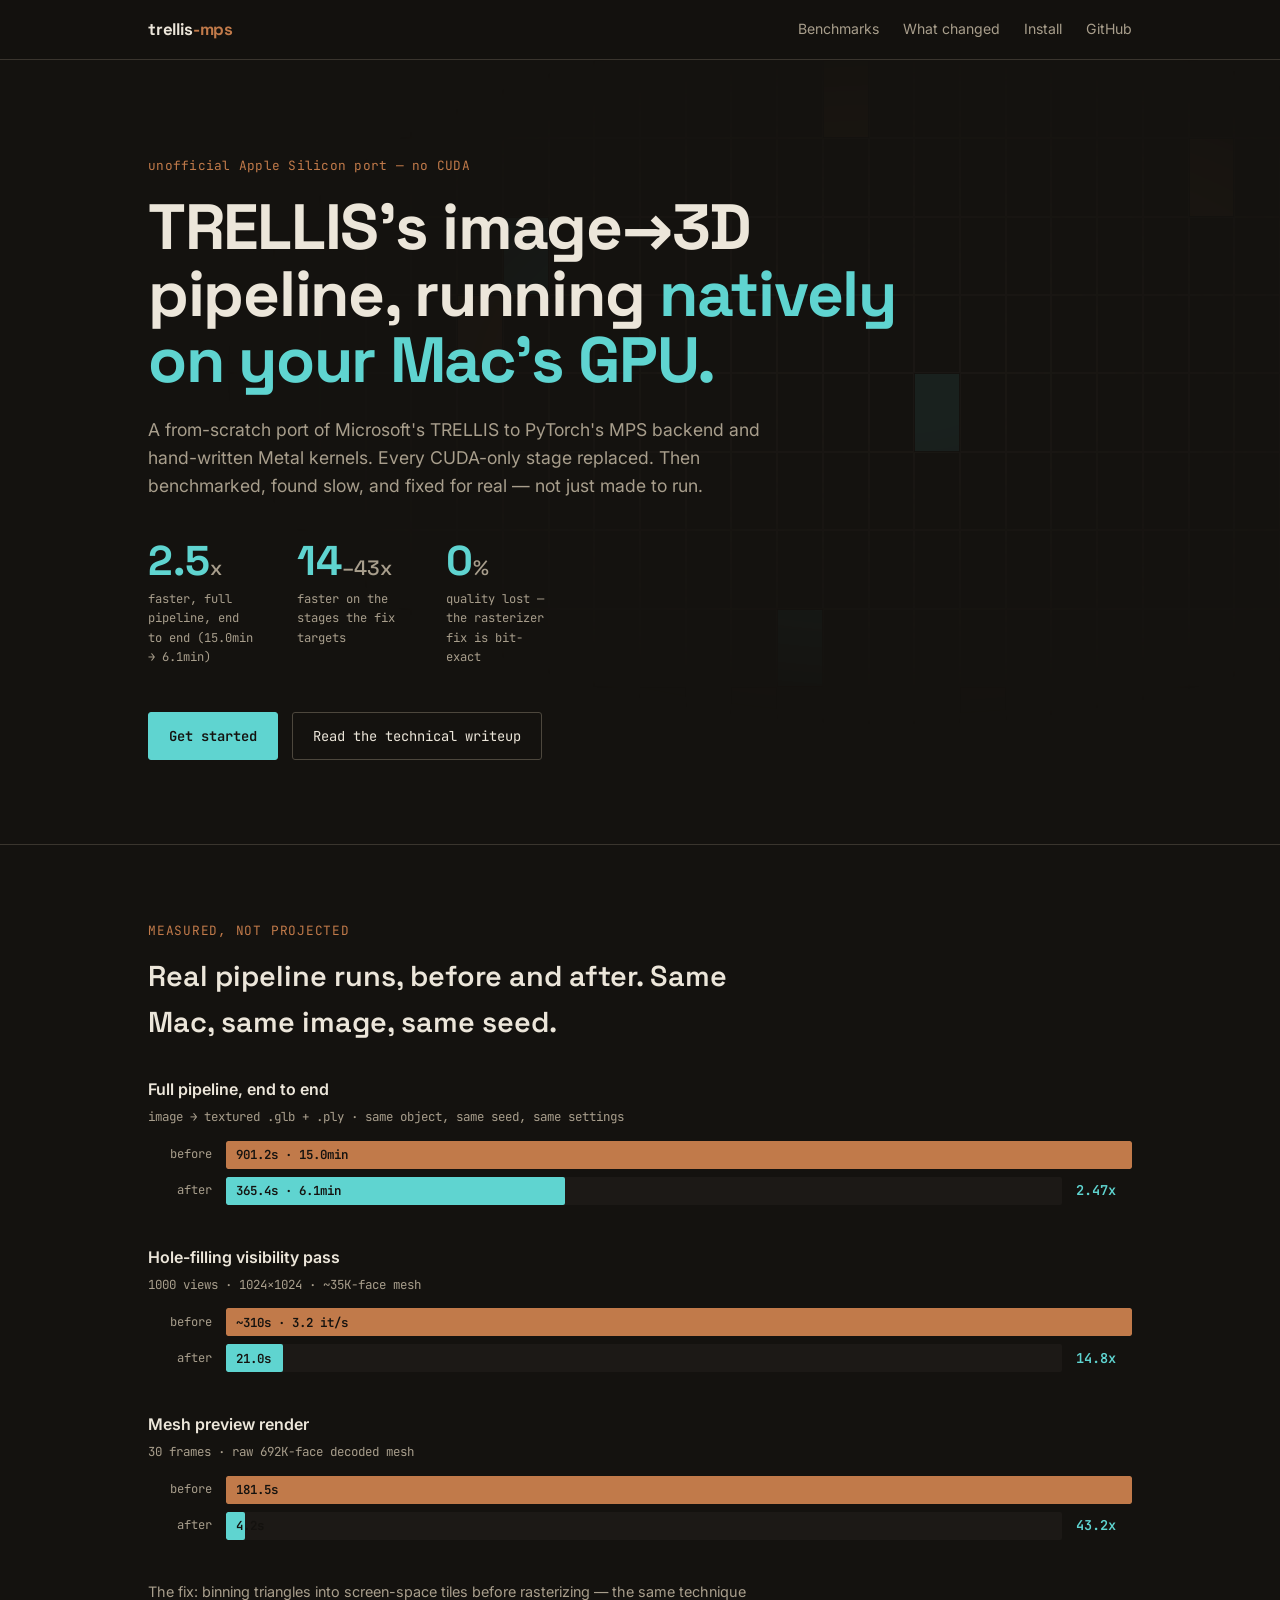
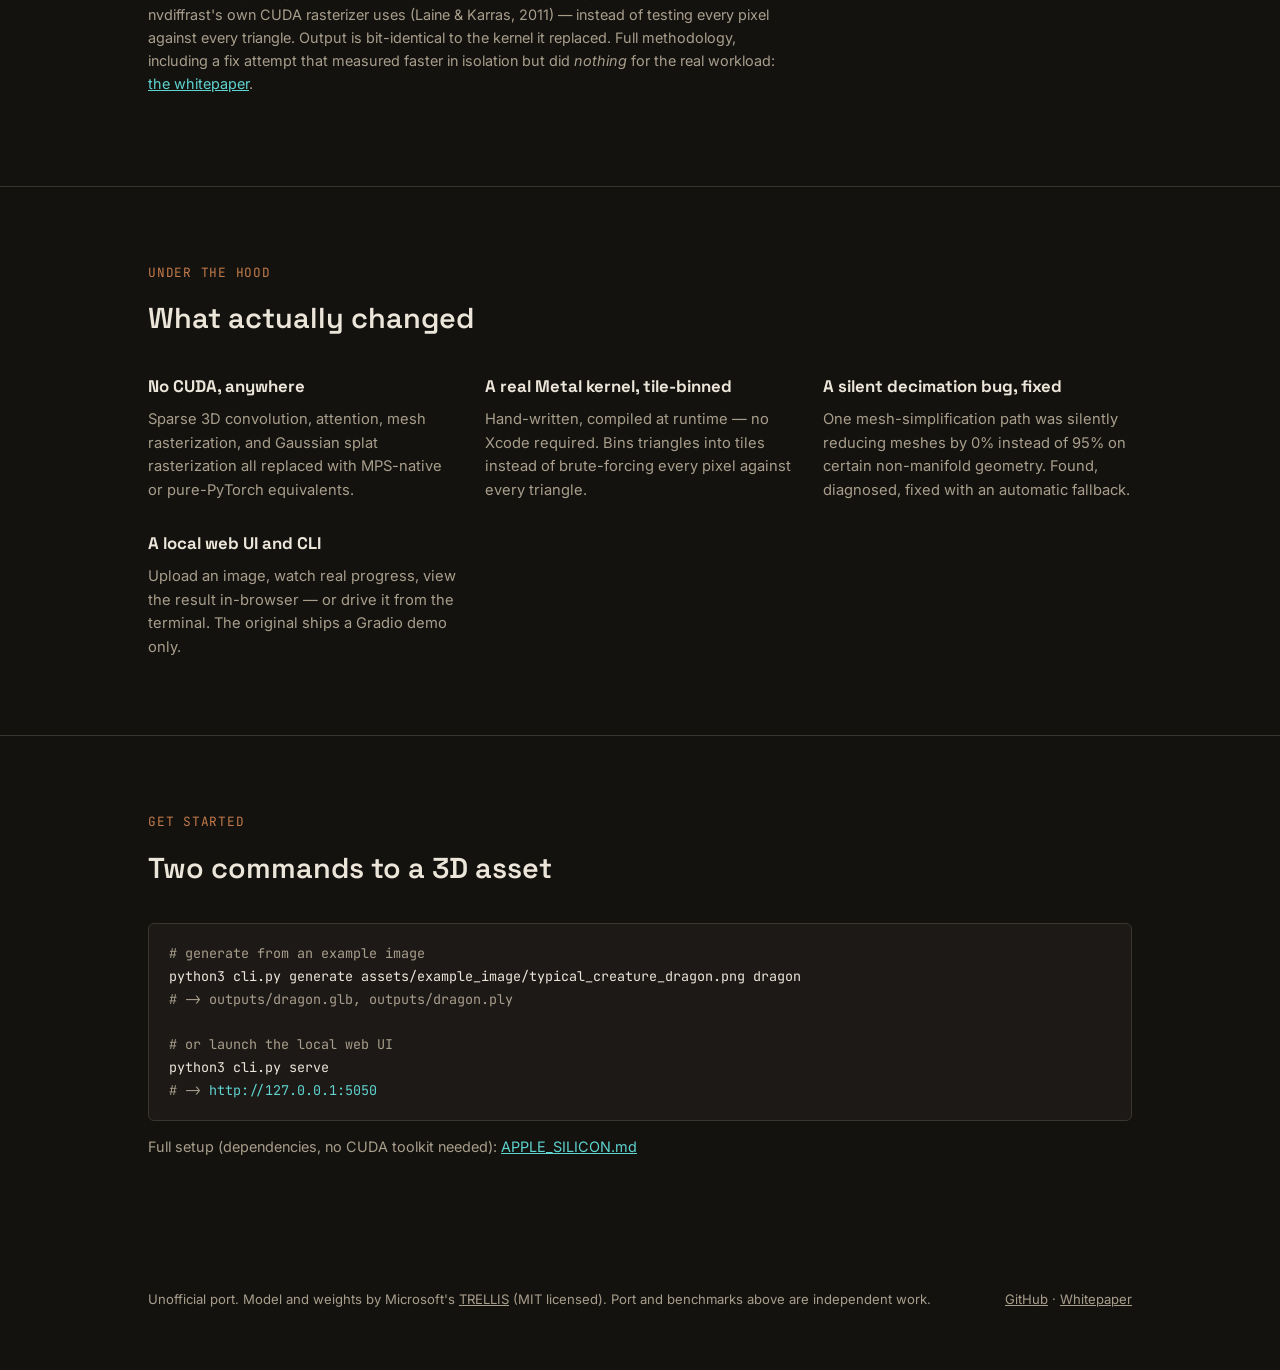
<file: trellis-mac-mps/docs/landing/index.html>
<!doctype html>
<html lang="en">
<head>
<meta charset="utf-8">
<meta name="viewport" content="width=device-width, initial-scale=1">
<title>trellis-mac-mps — TRELLIS on Apple Silicon</title>
<meta name="description" content="An unofficial port of Microsoft's TRELLIS image-to-3D model to run natively on Apple Silicon. No CUDA. Real benchmarks: up to 43x faster after finding and fixing the actual bottleneck.">
<link rel="preconnect" href="https://fonts.googleapis.com">
<link rel="preconnect" href="https://fonts.gstatic.com" crossorigin>
<link href="https://fonts.googleapis.com/css2?family=Space+Grotesk:wght@400;500;600;700&family=Inter:wght@400;500;600&family=JetBrains+Mono:wght@400;500;600&display=swap" rel="stylesheet">
<style>
  :root {
    --graphite-950: #14120f;
    --graphite-900: #1c1916;
    --graphite-850: #211d19;
    --graphite-700: #3a352e;
    --graphite-600: #4d473d;
    --bone: #ece6da;
    --bone-dim: #a89e8c;
    --copper: #c17a4a;
    --copper-dim: #8f5c37;
    --cyan: #5fd4d0;
    --cyan-dim: #3f9a97;
    --font-display: "Space Grotesk", sans-serif;
    --font-body: "Inter", -apple-system, sans-serif;
    --font-mono: "JetBrains Mono", ui-monospace, monospace;
  }

  * { box-sizing: border-box; }
  html { scroll-behavior: smooth; }

  body {
    margin: 0;
    background: var(--graphite-950);
    color: var(--bone);
    font-family: var(--font-body);
    line-height: 1.6;
    -webkit-font-smoothing: antialiased;
  }

  a { color: var(--cyan); }

  .wrap { max-width: 1040px; margin: 0 auto; padding: 0 28px; }

  /* ---------- nav ---------- */
  nav {
    position: sticky; top: 0; z-index: 10;
    background: rgba(20, 18, 15, 0.86);
    backdrop-filter: blur(10px);
    border-bottom: 1px solid var(--graphite-700);
  }
  nav .wrap { display: flex; align-items: center; justify-content: space-between; padding-top: 16px; padding-bottom: 16px; }
  .brand { font-family: var(--font-display); font-weight: 700; font-size: 1.05rem; letter-spacing: -0.01em; }
  .brand span { color: var(--copper); }
  nav .links { display: flex; gap: 24px; font-size: 0.88rem; }
  nav .links a { color: var(--bone-dim); text-decoration: none; }
  nav .links a:hover { color: var(--bone); }

  /* ---------- hero ---------- */
  header.hero {
    position: relative;
    padding: 96px 0 84px;
    overflow: hidden;
    border-bottom: 1px solid var(--graphite-700);
  }

  #tilegrid {
    position: absolute; inset: 0;
    display: grid;
    grid-template-columns: repeat(28, 1fr);
    grid-auto-rows: 1fr;
    opacity: 0.5;
    mask-image: radial-gradient(ellipse 70% 60% at 70% 40%, black 10%, transparent 75%);
  }
  #tilegrid .t {
    border: 1px solid var(--graphite-850);
  }
  #tilegrid .t.lit {
    background: var(--copper);
    opacity: 0.16;
    animation: tileflash 4.5s ease-in-out infinite;
  }
  #tilegrid .t.lit.cyanlit { background: var(--cyan); }
  @keyframes tileflash {
    0%, 100% { opacity: 0.06; }
    50% { opacity: 0.32; }
  }
  @media (prefers-reduced-motion: reduce) {
    #tilegrid .t.lit { animation: none; opacity: 0.14; }
  }

  .hero-inner { position: relative; z-index: 1; }

  .eyebrow {
    font-family: var(--font-mono);
    font-size: 0.8rem;
    color: var(--copper);
    letter-spacing: 0.02em;
    margin-bottom: 18px;
  }

  h1.headline {
    font-family: var(--font-display);
    font-weight: 700;
    font-size: clamp(2.4rem, 5.4vw, 4rem);
    line-height: 1.04;
    letter-spacing: -0.02em;
    margin: 0 0 22px;
    max-width: 780px;
  }
  h1.headline .accent { color: var(--cyan); }

  .hero-sub {
    font-size: 1.1rem;
    color: var(--bone-dim);
    max-width: 620px;
    margin: 0 0 40px;
  }

  .hero-stats {
    display: flex;
    gap: 44px;
    flex-wrap: wrap;
  }
  .stat .num {
    font-family: var(--font-display);
    font-weight: 700;
    font-size: 2.6rem;
    color: var(--cyan);
    line-height: 1;
  }
  .stat .num small { font-size: 1.3rem; color: var(--bone-dim); font-weight: 500; }
  .stat .label {
    font-family: var(--font-mono);
    font-size: 0.76rem;
    color: var(--bone-dim);
    margin-top: 8px;
    max-width: 15ch;
  }

  .cta-row { display: flex; gap: 14px; margin-top: 44px; flex-wrap: wrap; }
  .btn {
    display: inline-block;
    font-family: var(--font-mono);
    font-size: 0.86rem;
    padding: 12px 20px;
    border-radius: 3px;
    text-decoration: none;
    border: 1px solid var(--graphite-600);
  }
  .btn-primary { background: var(--cyan); color: var(--graphite-950); border-color: var(--cyan); font-weight: 600; }
  .btn-primary:hover { background: #79e0dc; }
  .btn-secondary { color: var(--bone); }
  .btn-secondary:hover { border-color: var(--bone-dim); }

  /* ---------- sections ---------- */
  section { padding: 76px 0; border-bottom: 1px solid var(--graphite-700); }
  section:last-of-type { border-bottom: none; }

  .section-label {
    font-family: var(--font-mono);
    font-size: 0.8rem;
    color: var(--copper);
    text-transform: uppercase;
    letter-spacing: 0.06em;
    margin-bottom: 12px;
  }
  h2 {
    font-family: var(--font-display);
    font-size: 1.8rem;
    font-weight: 600;
    margin: 0 0 32px;
    max-width: 640px;
  }

  /* benchmark bars */
  .bench {
    margin-bottom: 40px;
  }
  .bench-title {
    font-weight: 600;
    margin-bottom: 4px;
  }
  .bench-meta {
    font-family: var(--font-mono);
    font-size: 0.78rem;
    color: var(--bone-dim);
    margin-bottom: 14px;
  }
  .bar-row { display: flex; align-items: center; gap: 14px; margin-bottom: 8px; }
  .bar-tag {
    font-family: var(--font-mono);
    font-size: 0.76rem;
    width: 64px;
    flex-shrink: 0;
    color: var(--bone-dim);
    text-align: right;
  }
  .bar-track { flex: 1; background: var(--graphite-900); border-radius: 2px; overflow: hidden; height: 28px; position: relative; }
  .bar-fill {
    height: 100%;
    display: flex;
    align-items: center;
    padding-left: 10px;
    font-family: var(--font-mono);
    font-size: 0.78rem;
    color: var(--graphite-950);
    font-weight: 600;
    white-space: nowrap;
    border-radius: 2px;
  }
  .bar-fill.before { background: var(--copper); }
  .bar-fill.after { background: var(--cyan); }
  .speedup-tag {
    font-family: var(--font-mono);
    font-weight: 600;
    color: var(--cyan);
    font-size: 0.85rem;
    width: 56px;
    text-align: left;
  }

  /* what changed grid */
  .changed-grid {
    display: grid;
    grid-template-columns: repeat(auto-fit, minmax(240px, 1fr));
    gap: 28px;
  }
  .changed-item h3 {
    font-family: var(--font-display);
    font-size: 1.05rem;
    margin: 0 0 8px;
    color: var(--bone);
  }
  .changed-item p { color: var(--bone-dim); font-size: 0.92rem; margin: 0; }

  /* code block */
  pre.code {
    background: var(--graphite-900);
    border: 1px solid var(--graphite-700);
    border-radius: 6px;
    padding: 18px 20px;
    overflow-x: auto;
    font-family: var(--font-mono);
    font-size: 0.84rem;
    color: var(--bone);
    line-height: 1.7;
  }
  pre.code .comment { color: var(--bone-dim); }
  pre.code .cyan { color: var(--cyan); }

  /* footer */
  footer { padding: 40px 0 60px; }
  footer .wrap { display: flex; justify-content: space-between; flex-wrap: wrap; gap: 16px; font-size: 0.82rem; color: var(--bone-dim); }
  footer a { color: var(--bone-dim); }
  footer a:hover { color: var(--cyan); }

  @media (max-width: 640px) {
    header.hero { padding: 64px 0 56px; }
    .hero-stats { gap: 28px; }
    .stat .num { font-size: 2rem; }
    nav .links { display: none; }
  }
</style>
</head>
<body>

<nav>
  <div class="wrap">
    <div class="brand">trellis<span>-mps</span></div>
    <div class="links">
      <a href="#benchmarks">Benchmarks</a>
      <a href="#changed">What changed</a>
      <a href="#install">Install</a>
      <a href="https://github.com/" target="_blank" rel="noopener">GitHub</a>
    </div>
  </div>
</nav>

<header class="hero">
  <div id="tilegrid" aria-hidden="true"></div>
  <div class="wrap hero-inner">
    <div class="eyebrow">unofficial Apple Silicon port — no CUDA</div>
    <h1 class="headline">TRELLIS's image&rarr;3D pipeline, running <span class="accent">natively on your Mac's GPU.</span></h1>
    <p class="hero-sub">A from-scratch port of Microsoft's TRELLIS to PyTorch's MPS backend and hand-written Metal kernels. Every CUDA-only stage replaced. Then benchmarked, found slow, and fixed for real — not just made to run.</p>

    <div class="hero-stats">
      <div class="stat">
        <div class="num">2.5<small>x</small></div>
        <div class="label">faster, full pipeline, end to end (15.0min &rarr; 6.1min)</div>
      </div>
      <div class="stat">
        <div class="num">14<small>&ndash;43x</small></div>
        <div class="label">faster on the stages the fix targets</div>
      </div>
      <div class="stat">
        <div class="num">0<small>%</small></div>
        <div class="label">quality lost &mdash; the rasterizer fix is bit-exact</div>
      </div>
    </div>

    <div class="cta-row">
      <a class="btn btn-primary" href="#install">Get started</a>
      <a class="btn btn-secondary" href="../WHITEPAPER.md">Read the technical writeup</a>
    </div>
  </div>
</header>

<section id="benchmarks">
  <div class="wrap">
    <div class="section-label">Measured, not projected</div>
    <h2>Real pipeline runs, before and after. Same Mac, same image, same seed.</h2>

    <div class="bench">
      <div class="bench-title">Full pipeline, end to end</div>
      <div class="bench-meta">image &rarr; textured .glb + .ply &middot; same object, same seed, same settings</div>
      <div class="bar-row">
        <div class="bar-tag">before</div>
        <div class="bar-track"><div class="bar-fill before" style="width: 100%;">901.2s &middot; 15.0min</div></div>
      </div>
      <div class="bar-row">
        <div class="bar-tag">after</div>
        <div class="bar-track"><div class="bar-fill after" style="width: 40.5%;">365.4s &middot; 6.1min</div></div>
        <div class="speedup-tag">2.47x</div>
      </div>
    </div>

    <div class="bench">
      <div class="bench-title">Hole-filling visibility pass</div>
      <div class="bench-meta">1000 views &middot; 1024&times;1024 &middot; ~35K-face mesh</div>
      <div class="bar-row">
        <div class="bar-tag">before</div>
        <div class="bar-track"><div class="bar-fill before" style="width: 100%;">~310s &middot; 3.2 it/s</div></div>
      </div>
      <div class="bar-row">
        <div class="bar-tag">after</div>
        <div class="bar-track"><div class="bar-fill after" style="width: 6.8%;">21.0s</div></div>
        <div class="speedup-tag">14.8x</div>
      </div>
    </div>

    <div class="bench">
      <div class="bench-title">Mesh preview render</div>
      <div class="bench-meta">30 frames &middot; raw 692K-face decoded mesh</div>
      <div class="bar-row">
        <div class="bar-tag">before</div>
        <div class="bar-track"><div class="bar-fill before" style="width: 100%;">181.5s</div></div>
      </div>
      <div class="bar-row">
        <div class="bar-tag">after</div>
        <div class="bar-track"><div class="bar-fill after" style="width: 2.3%;">4.2s</div></div>
        <div class="speedup-tag">43.2x</div>
      </div>
    </div>

    <p style="color: var(--bone-dim); font-size: 0.9rem; max-width: 640px;">
      The fix: binning triangles into screen-space tiles before rasterizing &mdash; the same technique nvdiffrast's own CUDA rasterizer uses (Laine &amp; Karras, 2011) &mdash; instead of testing every pixel against every triangle. Output is bit-identical to the kernel it replaced. Full methodology, including a fix attempt that measured faster in isolation but did <em>nothing</em> for the real workload: <a href="../WHITEPAPER.md">the whitepaper</a>.
    </p>
  </div>
</section>

<section id="changed">
  <div class="wrap">
    <div class="section-label">Under the hood</div>
    <h2>What actually changed</h2>
    <div class="changed-grid">
      <div class="changed-item">
        <h3>No CUDA, anywhere</h3>
        <p>Sparse 3D convolution, attention, mesh rasterization, and Gaussian splat rasterization all replaced with MPS-native or pure-PyTorch equivalents.</p>
      </div>
      <div class="changed-item">
        <h3>A real Metal kernel, tile-binned</h3>
        <p>Hand-written, compiled at runtime &mdash; no Xcode required. Bins triangles into tiles instead of brute-forcing every pixel against every triangle.</p>
      </div>
      <div class="changed-item">
        <h3>A silent decimation bug, fixed</h3>
        <p>One mesh-simplification path was silently reducing meshes by 0% instead of 95% on certain non-manifold geometry. Found, diagnosed, fixed with an automatic fallback.</p>
      </div>
      <div class="changed-item">
        <h3>A local web UI and CLI</h3>
        <p>Upload an image, watch real progress, view the result in-browser &mdash; or drive it from the terminal. The original ships a Gradio demo only.</p>
      </div>
    </div>
  </div>
</section>

<section id="install">
  <div class="wrap">
    <div class="section-label">Get started</div>
    <h2>Two commands to a 3D asset</h2>
    <pre class="code"><span class="comment"># generate from an example image</span>
python3 cli.py generate assets/example_image/typical_creature_dragon.png dragon
<span class="comment"># -&gt; outputs/dragon.glb, outputs/dragon.ply</span>

<span class="comment"># or launch the local web UI</span>
python3 cli.py serve
<span class="comment"># -&gt; </span><span class="cyan">http://127.0.0.1:5050</span></pre>
    <p style="color: var(--bone-dim); font-size: 0.9rem;">Full setup (dependencies, no CUDA toolkit needed): <a href="../../APPLE_SILICON.md">APPLE_SILICON.md</a></p>
  </div>
</section>

<footer>
  <div class="wrap">
    <div>Unofficial port. Model and weights by Microsoft's <a href="https://github.com/microsoft/TRELLIS" target="_blank" rel="noopener">TRELLIS</a> (MIT licensed). Port and benchmarks above are independent work.</div>
    <div><a href="https://github.com/" target="_blank" rel="noopener">GitHub</a> &middot; <a href="../WHITEPAPER.md">Whitepaper</a></div>
  </div>
</footer>

<script>
  const grid = document.getElementById('tilegrid');
  const N = 28 * 10;
  const litCount = Math.round(N * 0.05);
  const cells = [];
  for (let i = 0; i < N; i++) {
    const d = document.createElement('div');
    d.className = 't';
    grid.appendChild(d);
    cells.push(d);
  }
  const shuffled = cells.slice().sort(() => Math.random() - 0.5);
  for (let i = 0; i < litCount; i++) {
    shuffled[i].classList.add('lit');
    if (i % 3 === 0) shuffled[i].classList.add('cyanlit');
    shuffled[i].style.animationDelay = `${(Math.random() * 4).toFixed(2)}s`;
  }
</script>

</body>
</html>
</file>
